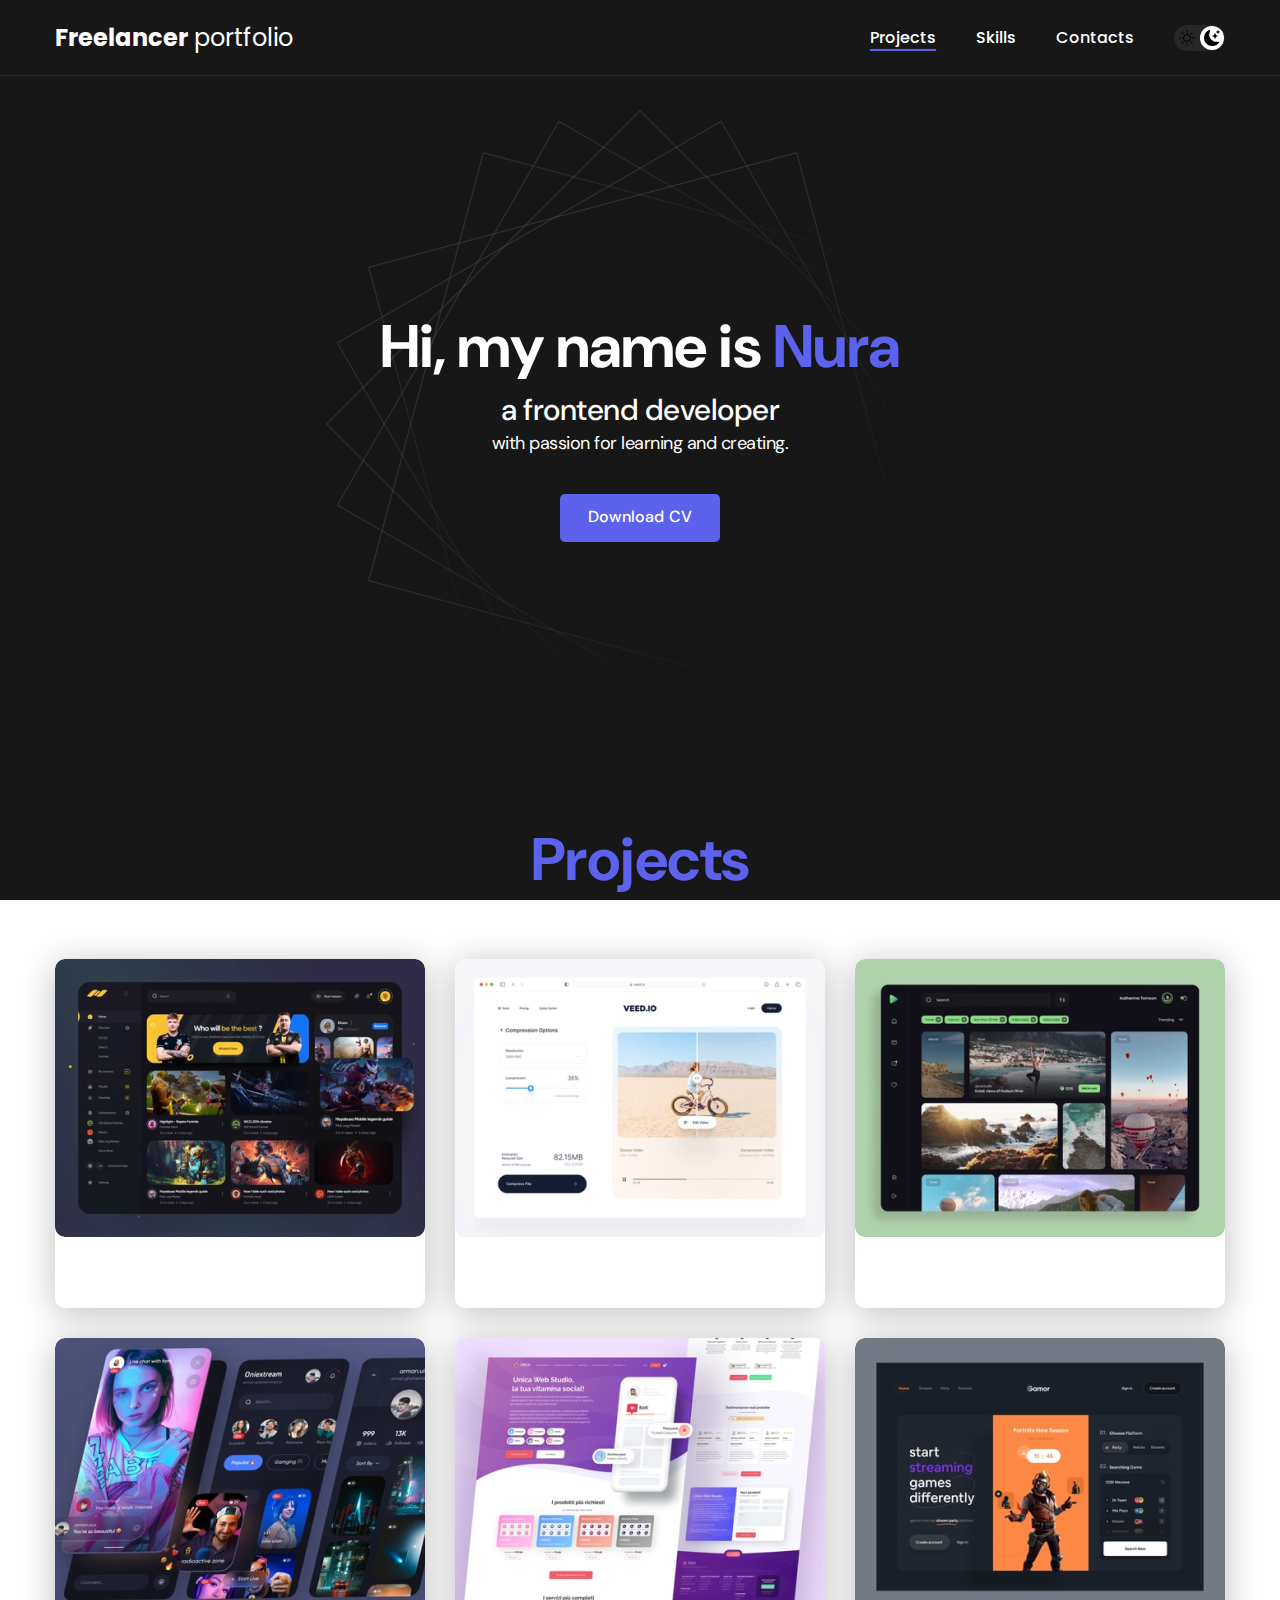
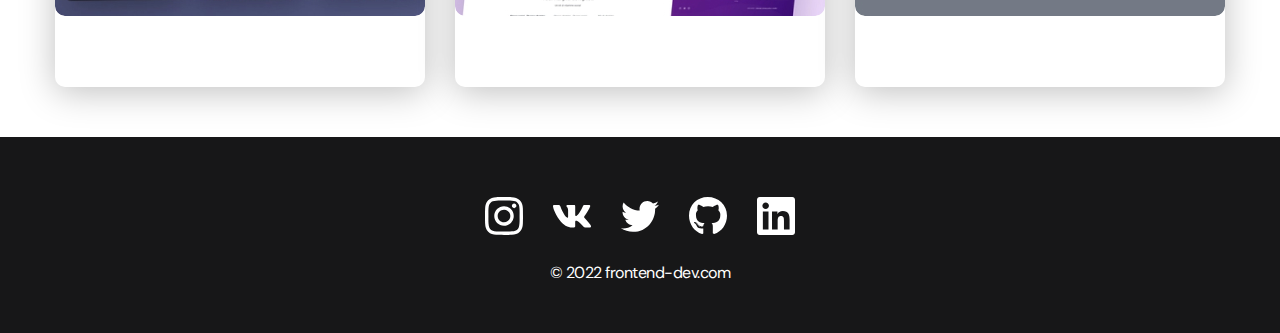
<file: index.html>
<!DOCTYPE html>
<html lang="en">
<head>
    <meta charset="UTF-8">
    <meta http-equiv="X-UA-Compatible" content="IE=edge">
    <meta name="viewport" content="width=device-width, initial-scale=1.0">
    <title>Freelancer portfolio</title>
    <link rel="stylesheet" href="./css/style.css">
</head>
<body class="dark">

    <nav class="nav">
        <div class="container">
          <div class="nav-row">
            <a href="./index.html" class="logo"> <strong>Freelancer</strong> portfolio</a>

            <button class="dark-mode-btn dark-mode-btn--active">
                <img src="./img/icons/Sun.svg" alt="Light mode" class="dark-mode-btn__icon">
                <img src="./img/icons/Moon.svg" alt="Dark mode" class="dark-mode-btn__icon">
            </button>

            <ul class="nav-list">
              <li class="nav-list__item"><a href="./index.html" class="nav-list__link nav-list__link--active">Projects</a></li>
              <li class="nav-list__item"><a href="./skills.html" class="nav-list__link">Skills</a></li>
              <li class="nav-list__item"><a href="./contacts.html" class="nav-list__link">Contacts</a></li>
            </ul>

          </div>
        </div>
    </nav>


    
    <header class="header">
        <div class="container">
            <div class="header__wrapper">
            <h1 class="header__title">
                <strong>Hi, my name is <em>Nura</em></strong><br>
                 a frontend developer
            </h1>
            <div class="header__text">
                <p>with passion for learning and creating.</p>
            </div>
            <a href="#!" class="btn">Download CV</a>
            </div>
        </div>
    </header>

 

    <main class="section">
        <div class="container">
            <h2 class="title-1">Projects</h2>
            <ul class="projects">
                
                <li class="project">
                    <a href="project-page.html">
                    <img src="./img/projects/React Simple Portfolio/01.jpg" alt="" class="project__img">
                    <h3 class="project__title">Gaming streaming portal</h3>
                    </a>
                </li>

                <li class="project">
                    <a href="project-page.html">
                    <img src="./img/projects/React Simple Portfolio/02.jpg" alt="" class="project__img">
                    <h3 class="project__title">Video service</h3>
                    </a>
                </li>

                <li class="project">
                    <a href="project-page.html">
                    <img src="./img/projects/React Simple Portfolio/03.jpg" alt="" class="project__img">
                    <h3 class="project__title">Video portal</h3>
                    </a>
                </li>

                <li class="project">
                    <a href="project-page.html">
                    <img src="./img/projects/React Simple Portfolio/04.jpg" alt="" class="project__img">
                    <h3 class="project__title">Dating app</h3>
                    </a>
                </li>

                <li class="project">
                    <a href="project-page.html">
                    <img src="./img/projects/React Simple Portfolio/05.jpg" alt="" class="project__img">
                    <h3 class="project__title">Landing</h3>
                    </a>
                </li>

                <li class="project">
                    <a href="project-page.html">
                    <img src="./img/projects/React Simple Portfolio/06.jpg" alt="" class="project__img">
                    <h3 class="project__title">Gaming community</h3>
                    </a>
                </li>

            </ul>
        </div>
    </main>



    <footer class="footer">
        <div class="container">
            <div class="footer__wrapper">
             <ul class="social">
                <li class="social__item"><a href="#!"><img src="./img/icons/Vector.svg" alt=""></a></li>
                    
                    <li><a href="#!"><img src="./img/icons/Vector-1.svg" alt=""></a></li>
                    <li><a href="#!"><img src="./img/icons/Vector-2.svg" alt=""></a></li>
                    <li><a href="#!"><img src="./img/icons/Vector-3.svg" alt=""></a></li>
                    <li><a href="#!"><img src="./img/icons/Vector-4.svg" alt=""></a></li>
             </ul>

            <div class="copyright">
                <p>© 2022 frontend-dev.com</p>
            </div>

         </div>

        </div>

    </footer>








    <script src="./main.js"></script>
</body>
</html>
</file>
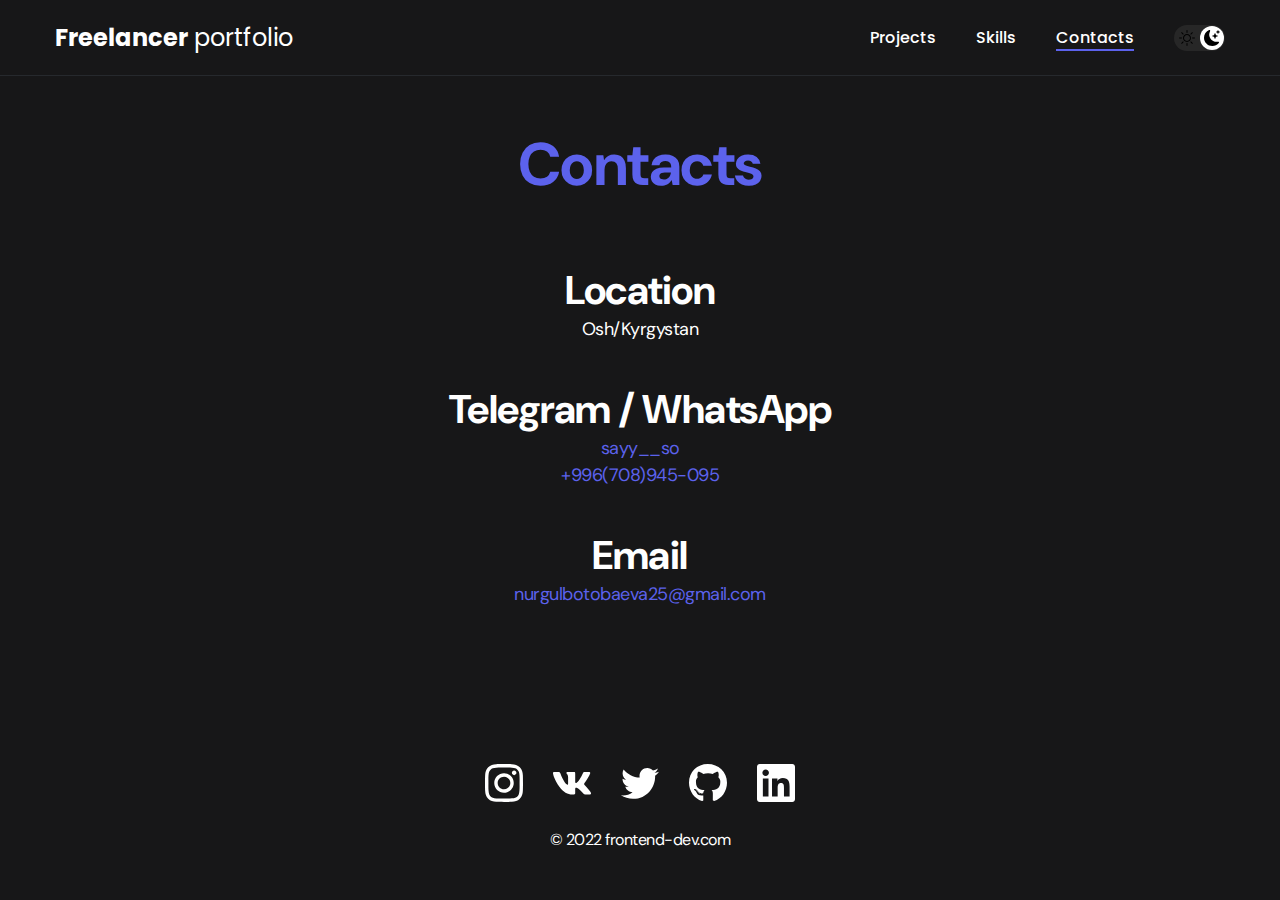
<file: contacts.html>
<!DOCTYPE html>
<html lang="en">
<head>
    <meta charset="UTF-8">
    <meta http-equiv="X-UA-Compatible" content="IE=edge">
    <meta name="viewport" content="width=device-width, initial-scale=1.0">
    <title>Contacts</title>
    <link rel="stylesheet" href="./css/style.css">
</head>
<body class="dark">

    <nav class="nav">
        <div class="container">
          <div class="nav-row">
            <a href="./index.html" class="logo"> <strong>Freelancer</strong> portfolio</a>

            <button class="dark-mode-btn dark-mode-btn--active">
                <img src="./img/icons/Sun.svg" alt="Light mode" class="dark-mode-btn__icon">
                <img src="./img/icons/Moon.svg" alt="Dark mode" class="dark-mode-btn__icon">
            </button>

            <ul class="nav-list">
              <li class="nav-list__item"><a href="./index.html" class="nav-list__link ">Projects</a></li>
              <li class="nav-list__item"><a href="./skills.html" class="nav-list__link ">Skills</a></li>
              <li class="nav-list__item"><a href="./contacts.html" class="nav-list__link nav-list__link--active">Contacts</a></li>
            </ul>

          </div>
        </div>
    </nav>



 

    <main class="section">
        <div class="container">
           
            <h1 class="title-1">Contacts</h1>

            <ul class="content-list">
            <li class="content-list__item">
                <h2 class="title-2">Location</h2>
                <p>Osh/Kyrgystan</p>
            </li>

            <li class="content-list__item">
                <h2 class="title-2">Telegram / WhatsApp</h2>
                <p><a href="https://web.telegram.org/k/">sayy__so</a> <br><a href="https://web.whatsapp.com/">+996(708)945-095</a></p>
            </li>

            <li class="content-list__item">
                <h2 class="title-2">Email</h2>
                <p><a href="https://mail.google.com/mail/u/0/#inbox">nurgulbotobaeva25@gmail.com</a></p>
            </li>
                
            </ul>


            
        </div>
    </main>




    <footer class="footer">
        <div class="container">
            <div class="footer__wrapper">
             <ul class="social">
                <li class="social__item"><a href="#!"><img src="./img/icons/Vector.svg" alt=""></a></li>
                    
                    <li><a href="#!"><img src="./img/icons/Vector-1.svg" alt=""></a></li>
                    <li><a href="#!"><img src="./img/icons/Vector-2.svg" alt=""></a></li>
                    <li><a href="#!"><img src="./img/icons/Vector-3.svg" alt=""></a></li>
                    <li><a href="#!"><img src="./img/icons/Vector-4.svg" alt=""></a></li>
             </ul>

            <div class="copyright">
                <p>© 2022 frontend-dev.com</p>
            </div>

         </div>

        </div>

    </footer>



    




    <script src="./main.js"></script>
</body>
</html>
</file>
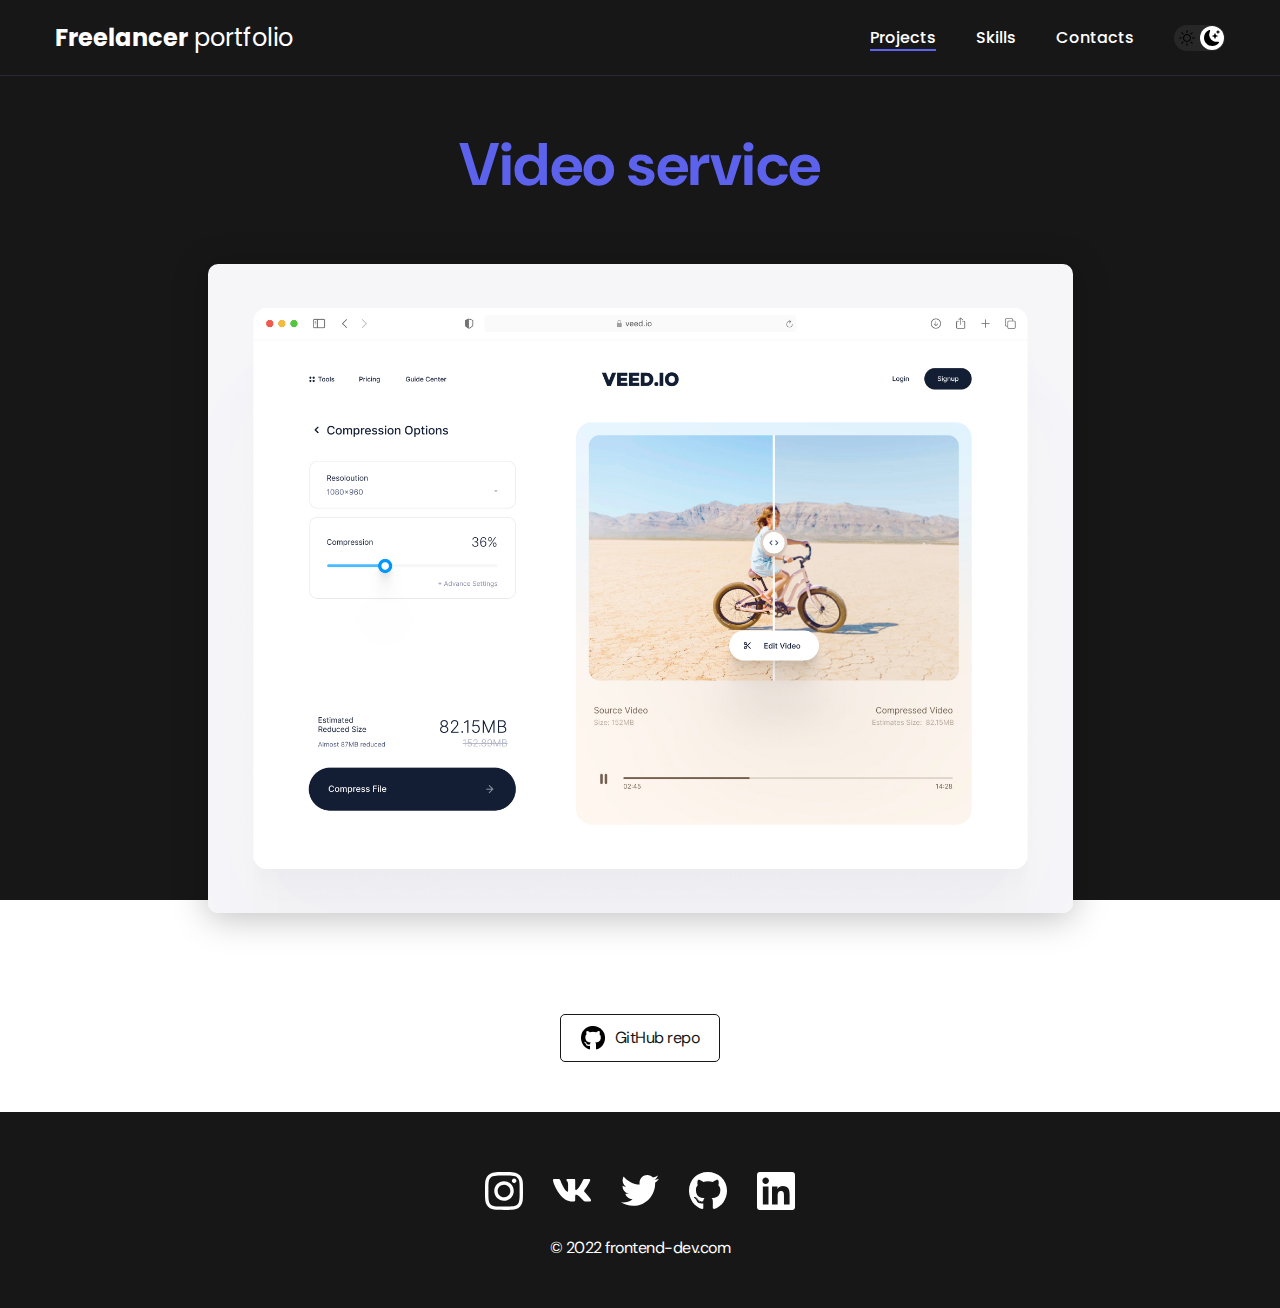
<file: project-page.html>
<!DOCTYPE html>
<html lang="en">
<head>
    <meta charset="UTF-8">
    <meta http-equiv="X-UA-Compatible" content="IE=edge">
    <meta name="viewport" content="width=device-width, initial-scale=1.0">
    <title>Projects</title>
    <link rel="stylesheet" href="./css/style.css">
</head>
<body class="dark">

    <nav class="nav">
        <div class="container">
          <div class="nav-row">
            <a href="./index.html" class="logo"> <strong>Freelancer</strong> portfolio</a>

            <button class="dark-mode-btn dark-mode-btn--active">
                <img src="./img/icons/Sun.svg" alt="Light mode" class="dark-mode-btn__icon">
                <img src="./img/icons/Moon.svg" alt="Dark mode" class="dark-mode-btn__icon">
            </button>

            <ul class="nav-list">
              <li class="nav-list__item"><a href="./index.html" class="nav-list__link nav-list__link--active">Projects</a></li>
              <li class="nav-list__item"><a href="./skills.html" class="nav-list__link">Skills</a></li>
              <li class="nav-list__item"><a href="./contacts.html" class="nav-list__link">Contacts</a></li>
            </ul>

          </div>
        </div>
    </nav>



 

    <main class="section">
        <div class="container">
            <div class="project-details">
            <h1 class="title-1">Video service</h1>
            
            <img src="./img/./projects/React Simple Portfolio (2)/02-big.jpg" alt="" class="project-details__cover">

                <div class="project-details__desc">
                    <p>Skills: React, Node.js, MongoDB</p>
                </div>

                <a href="#!" class="btn-outline">
                    <img src="./img/icons/github-black.png" alt="">
                    GitHub repo
                </a>


        </div>
        </div>
    </main>




    <footer class="footer">
        <div class="container">
            <div class="footer__wrapper">
             <ul class="social">
                <li class="social__item"><a href="#!"><img src="./img/icons/Vector.svg" alt=""></a></li>
                    
                    <li><a href="#!"><img src="./img/icons/Vector-1.svg" alt=""></a></li>
                    <li><a href="#!"><img src="./img/icons/Vector-2.svg" alt=""></a></li>
                    <li><a href="#!"><img src="./img/icons/Vector-3.svg" alt=""></a></li>
                    <li><a href="#!"><img src="./img/icons/Vector-4.svg" alt=""></a></li>
             </ul>

            <div class="copyright">
                <p>© 2022 frontend-dev.com</p>
            </div>

         </div>

        </div>

    </footer>



    




    <script src="./main.js"></script>
</body>
</html>
</file>
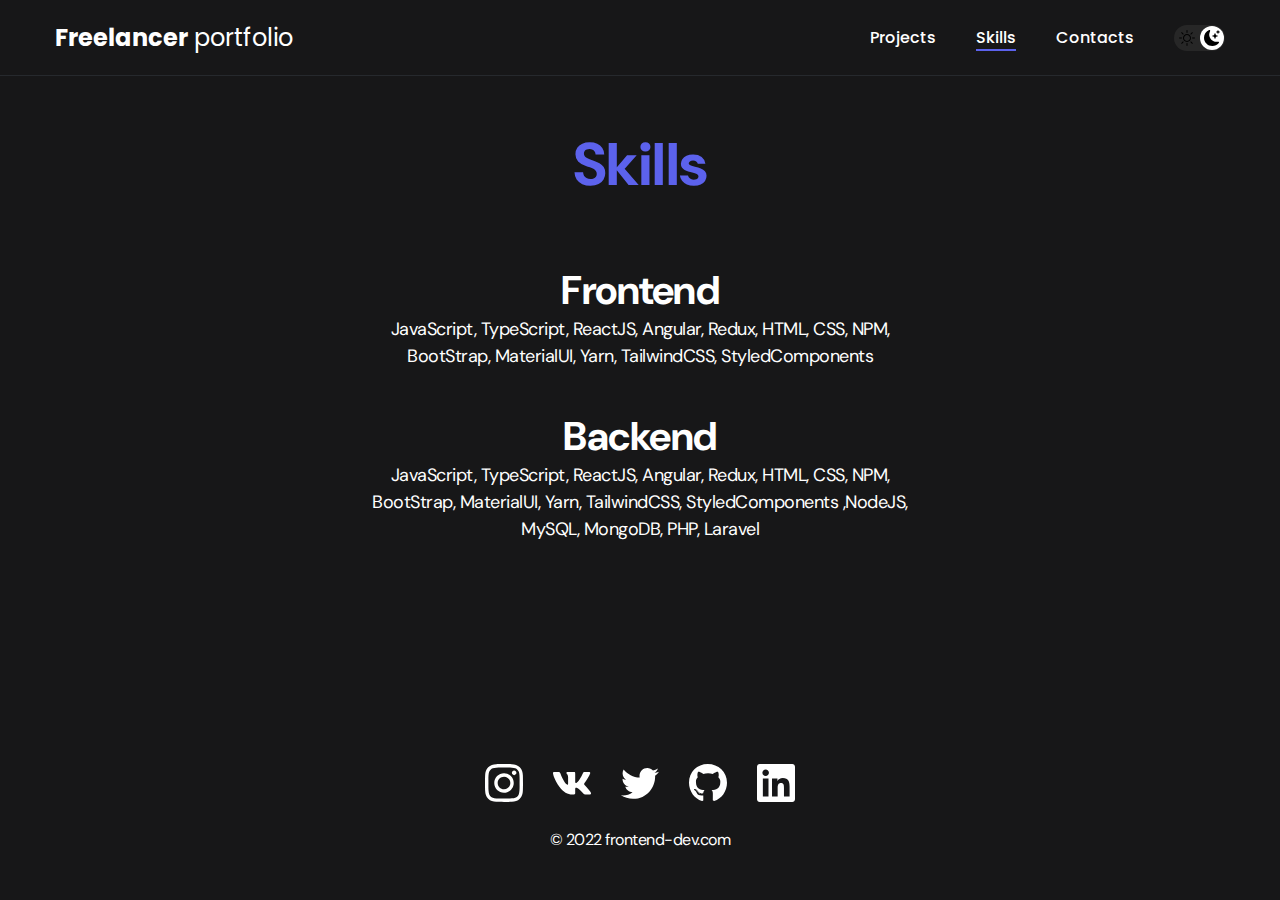
<file: skills.html>
<!DOCTYPE html>
<html lang="en">
<head>
    <meta charset="UTF-8">
    <meta http-equiv="X-UA-Compatible" content="IE=edge">
    <meta name="viewport" content="width=device-width, initial-scale=1.0">
    <title>Skills</title>
    <link rel="stylesheet" href="./css/style.css">
</head>
<body class="dark">

    <nav class="nav">
        <div class="container">
          <div class="nav-row">
            <a href="./index.html" class="logo"> <strong>Freelancer</strong> portfolio</a>
            <button class="dark-mode-btn dark-mode-btn--active">
                <img src="./img/icons/Sun.svg" alt="Light mode" class="dark-mode-btn__icon">
                <img src="./img/icons/Moon.svg" alt="Dark mode" class="dark-mode-btn__icon">
            </button>


            <ul class="nav-list">
              <li class="nav-list__item"><a href="./index.html" class="nav-list__link ">Projects</a></li>
              <li class="nav-list__item"><a href="./skills.html" class="nav-list__link nav-list__link--active">Skills</a></li>
              <li class="nav-list__item"><a href="./contacts.html" class="nav-list__link">Contacts</a></li>
            </ul>

          </div>
        </div>
    </nav>



 

    <main class="section">
        <div class="container">
           
            <h1 class="title-1">Skills</h1>

            <ul class="content-list">
                <li class="content-list__item">
                <h2 class="title-2">Frontend</h2>
                <p>JavaScript, TypeScript, ReactJS, Angular, Redux, HTML, CSS, NPM, BootStrap, MaterialUI, Yarn, TailwindCSS, StyledComponents</p>

                </li>

                <li class="content-list__item">
                    <h2 class="title-2">Backend</h2>
                    <p>JavaScript, TypeScript, ReactJS, Angular, Redux, HTML, CSS, NPM, BootStrap, MaterialUI, Yarn, TailwindCSS, StyledComponents ,NodeJS, MySQL, MongoDB, PHP, Laravel</p>
                </li>
            </ul>

           

            
        </div>
    </main>




    <footer class="footer">
        <div class="container">
            <div class="footer__wrapper">
             <ul class="social">
                <li class="social__item"><a href="#!"><img src="./img/icons/Vector.svg" alt=""></a></li>
                    
                    <li><a href="#!"><img src="./img/icons/Vector-1.svg" alt=""></a></li>
                    <li><a href="#!"><img src="./img/icons/Vector-2.svg" alt=""></a></li>
                    <li><a href="#!"><img src="./img/icons/Vector-3.svg" alt=""></a></li>
                    <li><a href="#!"><img src="./img/icons/Vector-4.svg" alt=""></a></li>
             </ul>

            <div class="copyright">
                <p>© 2022 frontend-dev.com</p>
            </div>

         </div>

        </div>

    </footer>



    




    <script src="./main.js"></script>
</body>
</html>
</file>
<file: css/style.css>
@import "./reset.css";
@import url('https://fonts.googleapis.com/css2?family=DM+Sans:wght@400;500;700&family=Poppins:wght@400;500;700&display=swap');

/* font-family: 'DM Sans', sans-serif;
font-family: 'Poppins', sans-serif; */

:root {
    --black:#171718;
    --black-border:#26292D;
    --white:#fff;
    --purple:#5C62EC;

    --text-color: var(--black);
    --dark-bg: var(--black);
    --dark-border: var(--black-border);
    --header-text:var(--white);
    --accent:var(--purple);


    /* Light mode */

    --page-bg: var(--white);
    --text-color: var(--black);
    --title-1: var(--accent);
}

.dark {
    /* Dark mode */
    --page-bg: var(--black);
    --text-color: var(--white);

    --title-1: var(--white);
}





html , body {
    font-family: 'DM Sans', sans-serif;
    letter-spacing: -0.5px;
    display: flex;
    flex-direction: column;
    height: 100%;


    /* Color mode */
    background-color: var(--page-bg);
    color: var(--text-color);
}

.container {
    margin: 0 auto;
    padding: 0 15px;
    max-width: 1200px;
}



/* NAV */

.nav {
    border-bottom: 1px solid var(--dark-border);
    padding: 20px 0;
    background-color:var(--dark-bg);
    color:var(--header-text);
    letter-spacing: normal;
}


.nav-row {
    display: flex;
    justify-content: flex-end;
    align-items: center;
    column-gap: 40px;
    row-gap: 20px;
    flex-wrap: wrap;
}


.logo {
    color:var(--header-text);
    font-size: 24px;
    font-family: 'Poppins', sans-serif;
    margin-right: auto;

}

.logo strong {
    font-weight: 700;
}




.nav-list {
    display: flex;
    align-items: center;
    column-gap: 40px;
    font-size: 16px;
    font-weight: 500;
    font-family: 'Poppins', sans-serif; 
}



.nav-list__link {
    color: var(--header-text);
} 


.nav-list__link--active {
    position: relative;
}


.nav-list__link--active::before {
    content: "";

    position: absolute;

    left: 0;
    top: 100%;

    display: block;
    height: 2px;
    width: 100%;
    background-color:var(--accent);
}

/* Dark mode */

.dark-mode-btn {
    order: 9;
    position: relative;
    display: flex;
    justify-content: space-between;
    width: 51px;
    height: 26px;
    background-color:#272727;
    border-radius:50px;
    padding: 5px;
}

.dark-mode-btn::before {
    transition: left 1s linear;
    position: absolute;
    top: 1px;
    left: 1px;
    content:"";


    display: block;
    width: 24px;
    height: 24px;
    border-radius: 50%;
    background-color:var(--white);
    
}

.dark-mode-btn__icon {
    position: relative;
    z-index: 9 ;
}

.dark-mode-btn--active::before {
    left: unset;
    right: 1px;
}



/* Header */ 

.header {
    min-height: 695px;
    display: flex;
    justify-content: center;
    align-items:center;
    background-color:var(--dark-bg);
    
    background-image: url('/img/header-bg.png');
    background-repeat: no-repeat;
    background-size: auto;
    background-position: center center;

    color:var(--header-text);
    text-align: center;
}

.header__wrapper {
    padding: 0 15px;
    max-width: 660px;
}

.header__title {
    font-size: 30px;
    font-weight: 500;
    line-height: 1.4;
}

.header__title em {
    font-style:normal;
    color:var(--accent);
}
    


.header__title strong {
    font-size: 60px;
    font-weight: 700;
}

.header__text {
    margin-bottom: 40px;
    font-size: 18px;
    line-height: 1.333;
}

.header__text p + p {
    margin-top: 0.5em;
}

.btn {
    display: inline-block;
    height: 48px;
    padding: 12px 28px;
    border-radius: 5px;
    background-color:var(--accent);
    color:var(--white);
    letter-spacing: 0.15px;
    font-size: 16px;
    font-weight: 500;
    transition: opacity 0.2s ease-in;
}

.btn:hover {
    opacity: 0.8;
}

.btn:active {
    position: relative;
    top: 2px;
}


/* Projects */

.section {
    padding: 50px 0;
}


.title-1 {
    margin-bottom: 60px;
    font-size: 60px;
    font-weight: 700;
    line-height: 1.3;
    color:var(--accent);
    text-align: center;

}

.projects {
    display: flex;
    flex-wrap: wrap;
    column-gap:30px;
    row-gap: 30px;
}

.project {
    max-width: 370px;
    background-color: var(--white);
    box-shadow: 0px 5px 35px 0px #00000040;
    border-radius:10px;
}

.project__img {
    border-radius:10px;
}

.project__title {
    padding: 15px 20px 25px;
    font-weight: 700;
    font-size: 24px;
    line-height: 1.3;
    color:var(--text-color);
}


/* Footer */

.footer {
    background-color:var(--dark-bg);
    padding: 60px 0 50px;
    color:var(--header-text);
    margin-top: auto;
}

.footer__wrapper {
    display: flex;
    flex-direction: column;
    align-items:center;
    row-gap: 27px;
    
}

.social {
    display: flex;
    column-gap: 30px;
    align-items:center;
}


.copyright p + p {
    margin-top: 0.5em;
}



/* Project details */

.project-details {
    max-width: 865px;
    margin: 0 auto;
    display: flex;
    flex-direction: column;
    align-items:center;
}

.project-details__cover {
    max-width: 100%;
    margin-bottom: 40px;

    box-shadow: 0px 5px 35px 0px #00000040;
    border-radius: 10px;
}


.project-details__desc {
    margin-bottom: 30px;
    font-weight: 700;
    font-size: 24px;
    line-height: 1.3;
}


.btn-outline {
    height: 48px;
    border-radius:5px;
    padding: 12px 20px;

    border:1px solid var(--black);
    color:var(--black);
    display: flex;
    column-gap: 10px;
    align-items: center;
}

.btn-outline:hover {
    opacity: 0.8;
}

.btn-outline:active {
    position: relative;
    top: 2px;
}


/* Content list */

.content-list {
    margin: 0 auto;
    max-width: 570px;
    display: flex;
    flex-direction: column;
    align-items:center;
    text-align: center;
    row-gap: 40px;
}

.content-list a {
    color: var(--accent);
}

.content-list__item {
    font-size: 18px;
    line-height: 1.5;

}

.content-list__item p + p {
    margin-top: 0.5em;
}

.title-2 {
    font-weight: 700;
    font-size: 40px;
    line-height: 1.3;

}
</file>
